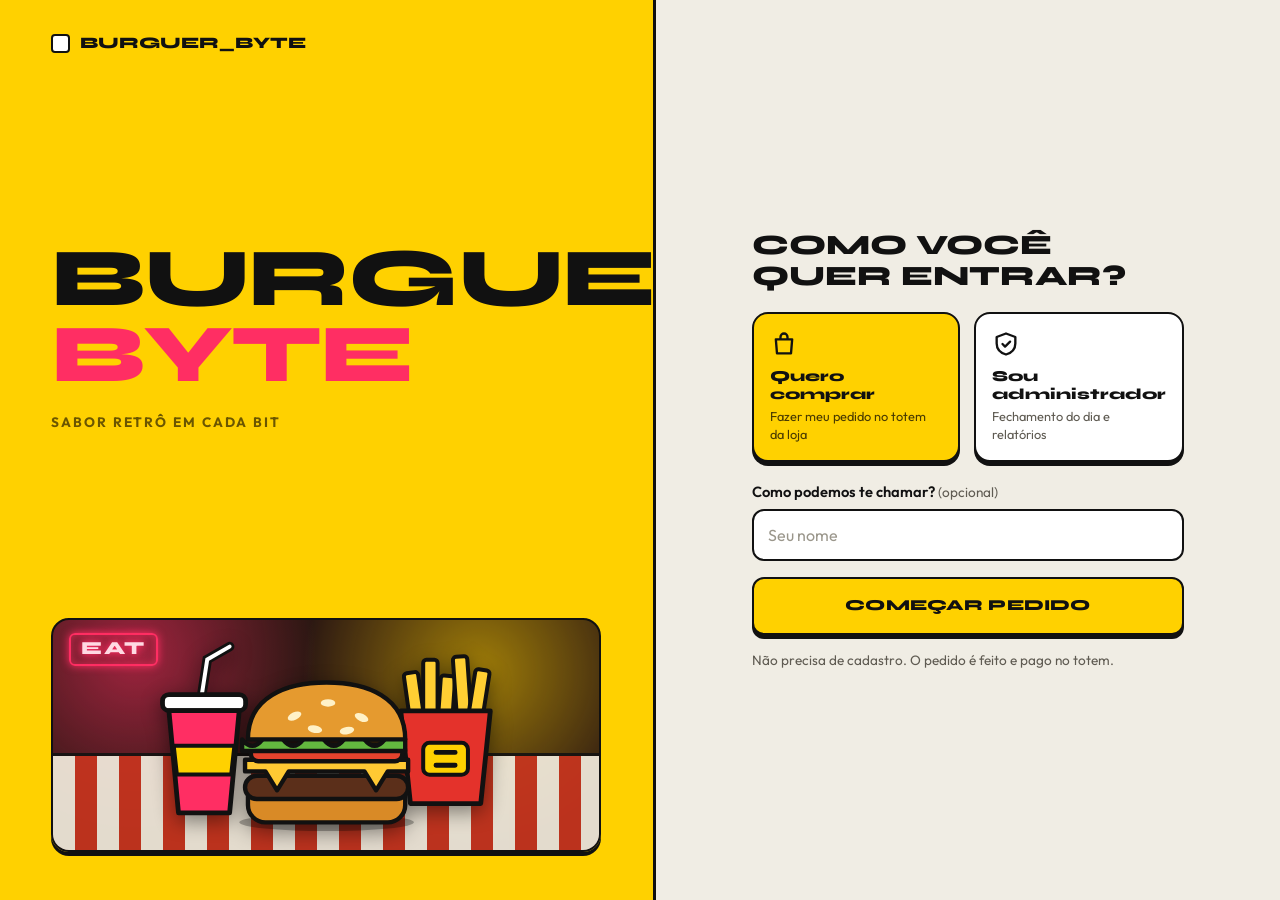
<file: index.html>
<!DOCTYPE html>
<html lang="pt-BR">
<head>
  <meta charset="UTF-8">
  <meta name="viewport" content="width=device-width, initial-scale=1, viewport-fit=cover">
  <title>Burguer Byte — Entrar</title>
  <meta name="description" content="Escolha como entrar na Burguer Byte: comprar na loja ou acessar o painel do administrador.">
  <link rel="icon" type="image/svg+xml" href="assets/favicon.svg">

  <link rel="preconnect" href="https://fonts.googleapis.com">
  <link rel="preconnect" href="https://fonts.gstatic.com" crossorigin>
  <link href="https://fonts.googleapis.com/css2?family=Outfit:wght@400;500;600;700&family=Syne:wght@700;800&display=swap" rel="stylesheet">

  <link rel="stylesheet" href="css/login.css">
</head>
<body>

<div class="entry">

  <!-- ===== Lado da marca ===== -->
  <section class="hero" aria-label="Burguer Byte">
    <div class="hero__brand">
      <span class="hero__logo" aria-hidden="true"></span>
      <span>BURGUER_BYTE</span>
    </div>

    <div class="hero__title">
      <p class="hero__word">BURGUER</p>
      <p class="hero__word hero__word--pink">BYTE</p>
      <p class="hero__tag">Sabor retrô em cada bit</p>
    </div>

    <div class="scene" aria-hidden="true">
      <span class="neon">EAT</span>
      <div class="scene__art" id="heroArt"></div>
    </div>
  </section>

  <!-- ===== Lado do acesso ===== -->
  <main class="access">
    <div class="access__box">
      <h1 class="access__title">Como você quer entrar?</h1>

      <div class="roles" role="tablist" aria-label="Tipo de acesso">
        <button class="role" type="button" role="tab" id="tab-cliente" data-perfil="cliente"
                aria-selected="true" aria-controls="painel-cliente">
          <svg viewBox="0 0 24 24" width="28" height="28" fill="none" stroke="currentColor" stroke-width="2" stroke-linecap="round" stroke-linejoin="round" aria-hidden="true"><path d="M5 8h14l-1 12H6zM9 8V6a3 3 0 0 1 6 0v2"/></svg>
          <span class="role__title">Quero comprar</span>
          <span class="role__text">Fazer meu pedido no totem da loja</span>
        </button>

        <button class="role" type="button" role="tab" id="tab-admin" data-perfil="admin"
                aria-selected="false" aria-controls="painel-admin" tabindex="-1">
          <svg viewBox="0 0 24 24" width="28" height="28" fill="none" stroke="currentColor" stroke-width="2" stroke-linecap="round" stroke-linejoin="round" aria-hidden="true"><path d="M12 3l8 3v5.5c0 4.6-3.2 8-8 9.5-4.8-1.5-8-4.9-8-9.5V6z"/><path d="M9 12l2.2 2.2L15.5 10"/></svg>
          <span class="role__title">Sou administrador</span>
          <span class="role__text">Fechamento do dia e relatórios</span>
        </button>
      </div>

      <!-- Cliente -->
      <section class="pane" id="painel-cliente" role="tabpanel" aria-labelledby="tab-cliente">
        <form class="form" id="formCliente" novalidate>
          <label class="field" for="nome">
            <span class="field__label">Como podemos te chamar? <small>(opcional)</small></span>
            <input class="input" id="nome" name="nome" type="text" maxlength="20" autocomplete="given-name" placeholder="Seu nome">
          </label>
          <button class="btn btn--primary btn--lg" type="submit">Começar pedido</button>
          <p class="hint">Não precisa de cadastro. O pedido é feito e pago no totem.</p>
        </form>
      </section>

      <!-- Administrador -->
      <section class="pane" id="painel-admin" role="tabpanel" aria-labelledby="tab-admin" hidden>
        <form class="form" id="formAdmin" novalidate>
          <p class="banner" id="aviso" role="status" hidden></p>

          <label class="field" for="usuario">
            <span class="field__label">Usuário</span>
            <input class="input" id="usuario" name="usuario" type="text" autocomplete="username" autocapitalize="none" spellcheck="false">
          </label>

          <label class="field" for="senha">
            <span class="field__label">Senha</span>
            <span class="pass">
              <input class="input" id="senha" name="senha" type="password" autocomplete="current-password">
              <button class="pass__toggle" type="button" id="verSenha" aria-pressed="false" aria-label="Mostrar senha">Mostrar</button>
            </span>
          </label>

          <p class="form-error" id="erro" role="alert" hidden></p>

          <button class="btn btn--dark btn--lg" type="submit" id="entrarAdmin">Entrar no painel</button>

          <p class="demo">
            Acesso de demonstração:<br>
            usuário <code>admin</code> · senha <code>byte2026</code>
          </p>
        </form>
      </section>
    </div>
  </main>

</div>

<script src="js/auth.js"></script>
<script src="js/data.js"></script>
<script src="js/login.js"></script>
</body>
</html>
</file>
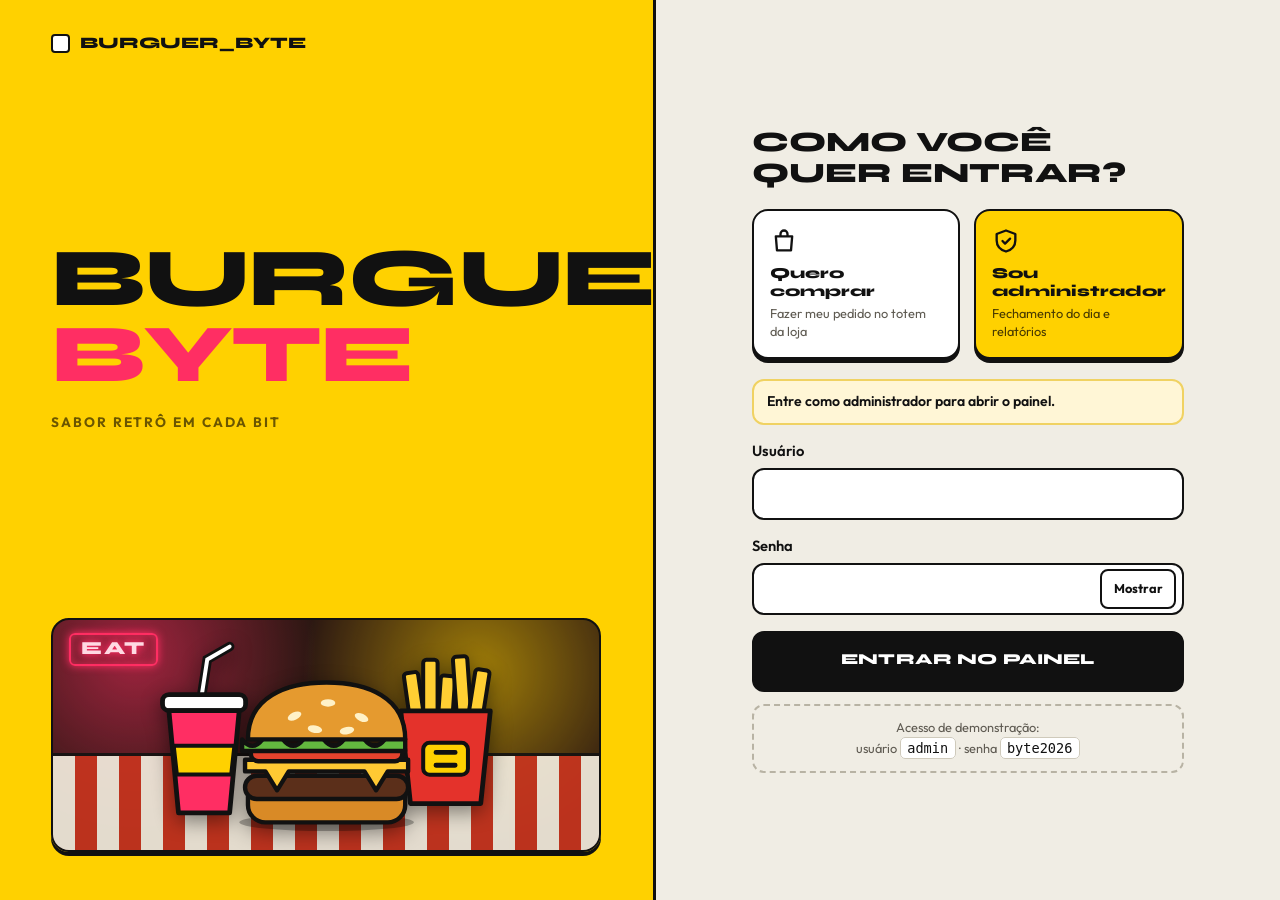
<file: admin.html>
<!DOCTYPE html>
<html lang="pt-BR">
<head>
  <meta charset="UTF-8">
  <meta name="viewport" content="width=device-width, initial-scale=1">
  <title>Burguer Byte — Painel do administrador</title>
  <meta name="robots" content="noindex">
  <link rel="icon" type="image/svg+xml" href="assets/favicon.svg">

  <link rel="preconnect" href="https://fonts.googleapis.com">
  <link rel="preconnect" href="https://fonts.gstatic.com" crossorigin>
  <link href="https://fonts.googleapis.com/css2?family=Inter:wght@400;500;600;700;800&display=swap" rel="stylesheet">

  <link rel="stylesheet" href="css/admin.css">
  <script src="js/auth.js" data-exigir="admin"></script>
</head>
<body>

<header class="bar">
  <div class="bar__inner">
    <div class="bar__id">
      <span class="logo" aria-hidden="true">BB</span>
      <div class="bar__names">
        <strong>Burguer Byte</strong>
        <span>Painel do administrador</span>
      </div>
      <span class="pill pill--demo">Demonstração</span>
    </div>

    <div class="bar__actions">
      <button class="btn" type="button" id="btnPrint">
        <svg viewBox="0 0 24 24" width="16" height="16" fill="none" stroke="currentColor" stroke-width="2" stroke-linecap="round" stroke-linejoin="round" aria-hidden="true"><path d="M6 9V3h12v6M6 18H4a1 1 0 0 1-1-1v-6a2 2 0 0 1 2-2h14a2 2 0 0 1 2 2v6a1 1 0 0 1-1 1h-2"/><rect x="6" y="14" width="12" height="7" rx="1"/></svg>
        Imprimir
      </button>
      <button class="btn" type="button" id="btnExport">
        <svg viewBox="0 0 24 24" width="16" height="16" fill="none" stroke="currentColor" stroke-width="2" stroke-linecap="round" stroke-linejoin="round" aria-hidden="true"><path d="M12 3v12M7 10l5 5 5-5M4 20h16"/></svg>
        Exportar relatório
      </button>
      <button class="btn btn--primary" type="button" id="btnClose">
        <svg viewBox="0 0 24 24" width="16" height="16" fill="none" stroke="currentColor" stroke-width="2" stroke-linecap="round" stroke-linejoin="round" aria-hidden="true"><rect x="5" y="11" width="14" height="10" rx="2"/><path d="M8 11V8a4 4 0 0 1 8 0v3"/></svg>
        <span id="btnCloseLabel">Fechar o caixa</span>
      </button>
      <span class="bar__sep" aria-hidden="true"></span>
      <span class="user" id="userChip"><span class="user__dot" aria-hidden="true"></span><span id="userName">admin</span></span>
      <button class="btn" type="button" id="btnLogout">
        <svg viewBox="0 0 24 24" width="16" height="16" fill="none" stroke="currentColor" stroke-width="2" stroke-linecap="round" stroke-linejoin="round" aria-hidden="true"><path d="M9 4H5a1 1 0 0 0-1 1v14a1 1 0 0 0 1 1h4M16 8l4 4-4 4M20 12H9"/></svg>
        Sair
      </button>
    </div>
  </div>
</header>

<main class="wrap">

  <section aria-labelledby="resumo">
    <div class="head">
      <div>
        <h1 id="resumo">Resumo de hoje</h1>
        <p class="muted">Segunda-feira, 21 de setembro · atualizado às 22:10</p>
      </div>
      <p class="muted head__hint">Confira os números antes de fechar</p>
    </div>

    <div class="stats">
      <article class="card stat">
        <div class="stat__top">
          <span class="stat__label">Total vendido hoje</span>
          <span class="chip"><svg viewBox="0 0 24 24" width="18" height="18" fill="none" stroke="currentColor" stroke-width="2" stroke-linecap="round" stroke-linejoin="round" aria-hidden="true"><rect x="3" y="6" width="18" height="12" rx="2"/><circle cx="12" cy="12" r="2.5"/></svg></span>
        </div>
        <strong class="stat__value">R$ 8.742,50</strong>
        <span class="stat__note">Todas as formas de pagamento</span>
      </article>

      <article class="card stat">
        <div class="stat__top">
          <span class="stat__label">Pedidos</span>
          <span class="chip"><svg viewBox="0 0 24 24" width="18" height="18" fill="none" stroke="currentColor" stroke-width="2" stroke-linecap="round" stroke-linejoin="round" aria-hidden="true"><path d="M6 3h12v18l-3-2-3 2-3-2-3 2zM9 8h6M9 12h6"/></svg></span>
        </div>
        <strong class="stat__value">186</strong>
        <span class="stat__note">32 pedidos a mais que ontem</span>
      </article>

      <article class="card stat">
        <div class="stat__top">
          <span class="stat__label">Ticket médio</span>
          <span class="chip"><svg viewBox="0 0 24 24" width="18" height="18" fill="none" stroke="currentColor" stroke-width="2" stroke-linecap="round" stroke-linejoin="round" aria-hidden="true"><path d="M3 10a2 2 0 0 0 2-2V6h14v2a2 2 0 0 0 0 4v2a2 2 0 0 0 0 4v2H5v-2a2 2 0 0 0-2-2z" transform="translate(0 -1)"/><path d="M10 9h4M10 13h4"/></svg></span>
        </div>
        <strong class="stat__value">R$ 47,00</strong>
        <span class="stat__note">Valor médio por pedido</span>
      </article>

      <article class="card stat stat--alert" id="cashCard">
        <div class="stat__top">
          <span class="stat__label">Diferença de caixa</span>
          <span class="chip chip--alert"><svg viewBox="0 0 24 24" width="18" height="18" fill="none" stroke="currentColor" stroke-width="2" stroke-linecap="round" stroke-linejoin="round" aria-hidden="true"><path d="M12 3.5l9.5 16.5h-19z"/><path d="M12 10v4.5M12 17.5v.01"/></svg></span>
        </div>
        <strong class="stat__value">− R$ 18,50</strong>
        <span class="stat__note" id="cashNote">Atenção: valor recebido não confere</span>
      </article>
    </div>
  </section>

  <section class="duo">
    <article class="card panel" aria-labelledby="pgTitle">
      <div class="panel__head">
        <div>
          <h2 id="pgTitle">Como os clientes pagaram</h2>
          <p class="muted">Divisão do total vendido hoje</p>
        </div>
        <strong class="panel__total">R$ 8.742,50</strong>
      </div>

      <div class="split" role="img" aria-label="Pix 36%, crédito 30%, débito 21%, dinheiro 13%">
        <span style="flex: 3147.30; background: var(--c-pix)"></span>
        <span style="flex: 2622.75; background: var(--c-credit)"></span>
        <span style="flex: 1835.95; background: var(--c-debit)"></span>
        <span style="flex: 1136.50; background: var(--c-cash)"></span>
      </div>

      <ul class="legend">
        <li><i style="background: var(--c-pix)"></i><span>Pix</span><b>R$ 3.147,30</b><em>36%</em></li>
        <li><i style="background: var(--c-credit)"></i><span>Crédito</span><b>R$ 2.622,75</b><em>30%</em></li>
        <li><i style="background: var(--c-debit)"></i><span>Débito</span><b>R$ 1.835,95</b><em>21%</em></li>
        <li><i style="background: var(--c-cash)"></i><span>Dinheiro</span><b>R$ 1.136,50</b><em>13%</em></li>
      </ul>
    </article>

    <article class="card panel" aria-labelledby="prTitle">
      <div class="panel__head">
        <div>
          <h2 id="prTitle">Produtos mais vendidos</h2>
          <p class="muted">Combo Master lidera sobre o Rock Burger</p>
        </div>
      </div>

      <ol class="rank">
        <li>
          <span class="rank__pos rank__pos--first">1º</span>
          <div class="rank__main">
            <div class="rank__line"><strong>Combo Master</strong><span>64 vendidos · R$ 3.193,60</span></div>
            <div class="bar-track"><span class="bar-fill bar-fill--first" style="width: 100%"></span></div>
          </div>
        </li>
        <li>
          <span class="rank__pos">2º</span>
          <div class="rank__main">
            <div class="rank__line"><strong>Rock Burger</strong><span>48 vendidos · R$ 1.915,20</span></div>
            <div class="bar-track"><span class="bar-fill" style="width: 75%"></span></div>
          </div>
        </li>
        <li>
          <span class="rank__pos">3º</span>
          <div class="rank__main">
            <div class="rank__line"><strong>Byte Bacon</strong><span>31 vendidos · R$ 1.145,45</span></div>
            <div class="bar-track"><span class="bar-fill" style="width: 48%"></span></div>
          </div>
        </li>
        <li>
          <span class="rank__pos">4º</span>
          <div class="rank__main">
            <div class="rank__line"><strong>Batata Turbo</strong><span>27 vendidos · R$ 537,30</span></div>
            <div class="bar-track"><span class="bar-fill" style="width: 42%"></span></div>
          </div>
        </li>
      </ol>
    </article>
  </section>

  <section class="card panel" aria-labelledby="vrTitle">
    <div class="panel__head">
      <div>
        <h2 id="vrTitle">Vendas recentes</h2>
        <p class="muted">Últimos pedidos recebidos nos totens</p>
      </div>
      <p class="muted">Mostrando 5 de 186 pedidos</p>
    </div>

    <div class="table-wrap">
      <table id="salesTable">
        <thead>
          <tr>
            <th scope="col">Pedido</th>
            <th scope="col">Horário</th>
            <th scope="col">Itens</th>
            <th scope="col" class="num">Valor</th>
            <th scope="col">Pagamento</th>
            <th scope="col">Status</th>
          </tr>
        </thead>
        <tbody>
          <tr><td><b>#0186</b></td><td>22:04</td><td>1 Combo Master, 1 Coca-Cola</td><td class="num"><b>R$ 58,90</b></td><td>Pix</td><td><span class="badge badge--ok">Aprovado</span></td></tr>
          <tr><td><b>#0185</b></td><td>21:57</td><td>2 Rock Burger, 1 Batata Turbo</td><td class="num"><b>R$ 94,70</b></td><td>Crédito</td><td><span class="badge badge--ok">Aprovado</span></td></tr>
          <tr><td><b>#0184</b></td><td>21:43</td><td>1 Byte Bacon, 1 Suco</td><td class="num"><b>R$ 41,50</b></td><td>Débito</td><td><span class="badge badge--ok">Aprovado</span></td></tr>
          <tr><td><b>#0183</b></td><td>21:31</td><td>1 Combo Master</td><td class="num"><b>R$ 49,90</b></td><td>Dinheiro</td><td><span class="badge badge--ok">Aprovado</span></td></tr>
          <tr><td><b>#0182</b></td><td>21:18</td><td>2 Rock Burger</td><td class="num"><b>R$ 69,80</b></td><td>Pix</td><td><span class="badge badge--bad">Estornado</span></td></tr>
        </tbody>
      </table>
    </div>
  </section>

  <p class="foot"><a href="loja.html">Ver o totem da loja</a></p>
</main>

<!-- Confirmação do fechamento -->
<dialog class="dialog" id="closeDialog" aria-labelledby="closeTitle">
  <form method="dialog" id="closeForm" class="dialog__form" novalidate>
    <h2 id="closeTitle">Fechar o caixa de hoje?</h2>
    <p class="muted">Depois de fechado, os números do dia não podem mais ser alterados. Há uma diferença de <strong>− R$ 18,50</strong> entre o valor recebido e o registrado.</p>
    <label class="field" for="justify">
      <span>Justificativa da diferença (obrigatória)</span>
      <textarea id="justify" rows="3" placeholder="Ex.: troco entregue a mais no pedido #0183"></textarea>
    </label>
    <p class="field__error" id="justifyError" role="alert" hidden>Descreva o motivo da diferença antes de fechar.</p>
    <div class="dialog__actions">
      <button class="btn" type="button" id="closeCancel">Voltar</button>
      <button class="btn btn--primary" type="submit" id="closeConfirm">Fechar o caixa</button>
    </div>
  </form>
</dialog>

<div class="toast" id="toast" role="status" aria-live="polite"></div>

<script src="js/admin.js"></script>
</body>
</html>
</file>
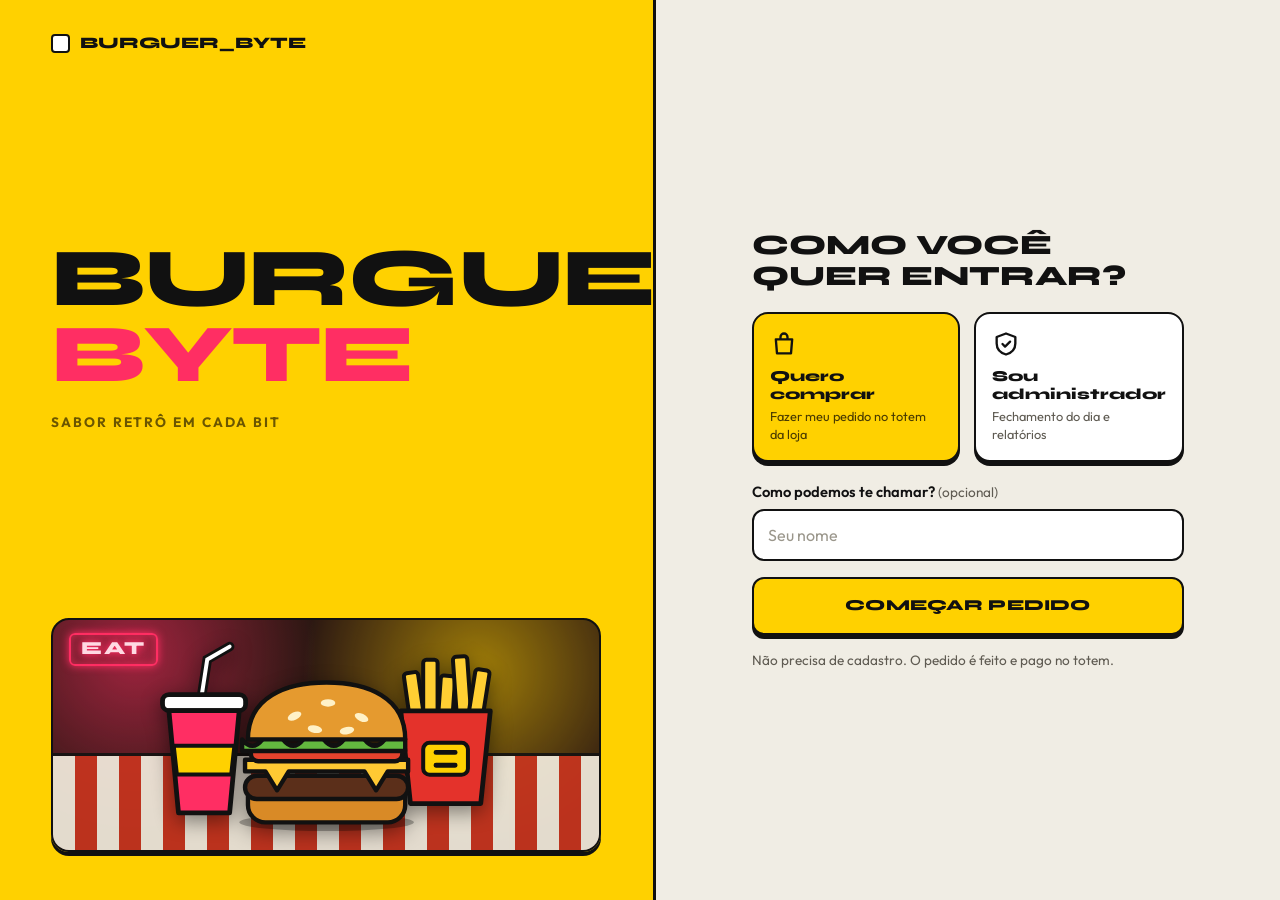
<file: loja.html>
<!DOCTYPE html>
<html lang="pt-BR">
<head>
  <meta charset="UTF-8">
  <meta name="viewport" content="width=device-width, initial-scale=1, viewport-fit=cover">
  <title>Burguer Byte — Autoatendimento</title>
  <meta name="description" content="Totem de autoatendimento da Burguer Byte: escolha, personalize e pague seu pedido.">
  <link rel="icon" type="image/svg+xml" href="assets/favicon.svg">

  <link rel="preconnect" href="https://fonts.googleapis.com">
  <link rel="preconnect" href="https://fonts.gstatic.com" crossorigin>
  <link href="https://fonts.googleapis.com/css2?family=Outfit:wght@400;500;600;700&family=Syne:wght@700;800&display=swap" rel="stylesheet">

  <link rel="stylesheet" href="css/styles.css">
  <script src="js/auth.js" data-exigir="qualquer"></script>
</head>
<body>

<div class="stage">

  <div class="totem" id="app" data-screen="welcome">

    <!-- ===== Cabeçalho fixo ===== -->
    <header class="topbar">
      <div class="topbar__row">
        <div class="brand">
          <span class="brand__logo" aria-hidden="true"></span>
          <span class="brand__name">BURGUER_BYTE</span>
        </div>
        <div class="topbar__tools">
          <span class="timer" id="timer" role="timer" aria-label="Tempo restante de inatividade"><span id="timerValue">120</span>s</span>
          <button class="icon-btn" id="a11yOpen" type="button" aria-label="Abrir opções de acessibilidade" aria-haspopup="dialog">
            <svg viewBox="0 0 24 24" width="22" height="22" fill="none" stroke="currentColor" stroke-width="2.2" stroke-linecap="round" stroke-linejoin="round" aria-hidden="true"><circle cx="12" cy="4.5" r="1.9"/><path d="M5 8.5l7 1.5 7-1.5M12 10v4.5M12 14.5l-3.6 5.5M12 14.5l3.6 5.5"/></svg>
          </button>
        </div>
      </div>
      <h1 class="topbar__title" id="screenTitle" tabindex="-1">Bem-vindo!</h1>
    </header>

    <!-- ===== Telas ===== -->
    <main class="screens" id="screens">

      <!-- 1. Boas-vindas -->
      <section class="screen" data-screen="welcome" data-title="Bem-vindo!">
        <div class="screen__body screen__body--center">
          <div class="hero-card">
            <p class="hero-card__title">BURGUER</p>
            <p class="hero-card__title hero-card__title--pink">BYTE</p>
            <p class="hero-card__tag">Sabor retrô em cada bit</p>
          </div>

          <div class="hero-scene" aria-hidden="true">
            <span class="neon">EAT</span>
            <div class="hero-scene__art" id="heroArt"></div>
          </div>

          <button class="btn btn--primary btn--lg" type="button" data-action="start">
            <svg class="btn__icon" viewBox="0 0 24 24" width="22" height="22" fill="currentColor" aria-hidden="true"><path d="M5 3l14 8-6 1.6L10 19z"/></svg>
            Tocar para iniciar
          </button>

          <div class="panel" role="group" aria-labelledby="welcomeA11yLabel">
            <p class="panel__label" id="welcomeA11yLabel">Opções de acessibilidade:</p>
            <div class="a11y-row">
              <button class="chip chip--sm" type="button" data-a11y="libras" aria-pressed="false">Libras</button>
              <button class="chip chip--sm" type="button" data-a11y="audio" aria-pressed="false">Áudio guia</button>
              <button class="chip chip--sm" type="button" data-a11y="contrast" aria-pressed="false">Alto contraste</button>
            </div>
          </div>
        </div>
      </section>

      <!-- 2. Cardápio -->
      <section class="screen" data-screen="menu" data-title="Escolha sua delícia" hidden>
        <div class="tabs" id="tabs" role="tablist" aria-label="Categorias do cardápio"></div>
        <div class="screen__body">
          <h2 class="section-title" id="menuHeading"></h2>
          <div class="grid" id="productGrid"></div>
        </div>
        <footer class="orderbar">
          <div class="orderbar__info">
            <span class="orderbar__label">Meu Pedido</span>
            <strong class="orderbar__total" id="orderbarTotal">R$ 0,00 (Vazio)</strong>
          </div>
          <button class="btn btn--primary btn--auto" id="viewCart" type="button" data-action="cart" disabled>Ver carrinho</button>
        </footer>
      </section>

      <!-- 3. Detalhes do item -->
      <section class="screen" data-screen="detail" data-title="Detalhes do item" hidden>
        <div class="screen__body" id="detailBody"></div>
      </section>

      <!-- 4. Personalizar -->
      <section class="screen" data-screen="customize" data-title="Personalizar combo" hidden>
        <div class="screen__body" id="customizeBody"></div>
      </section>

      <!-- 5. Carrinho -->
      <section class="screen" data-screen="cart" data-title="Seu carrinho" hidden>
        <div class="screen__body" id="cartBody"></div>
      </section>

      <!-- 6. Forma de pagamento -->
      <section class="screen" data-screen="payment" data-title="Forma de pagamento" hidden>
        <div class="screen__body screen__body--center">
          <h2 class="section-title section-title--center">Como deseja pagar?</h2>
          <p class="pay-total">Total do pedido: <strong id="payTotal">R$ 0,00</strong></p>

          <button class="pay-card" type="button" data-action="pay-pix">
            <svg class="pay-card__icon pay-card__icon--green" viewBox="0 0 24 24" width="34" height="34" fill="none" stroke="currentColor" stroke-width="2" stroke-linejoin="round" aria-hidden="true"><rect x="3" y="6" width="18" height="12" rx="2.5"/><circle cx="12" cy="12" r="2.6"/><path d="M6.5 9.5v.01M17.5 14.5v.01" stroke-linecap="round" stroke-width="2.6"/></svg>
            <span class="pay-card__title">Pagar com PIX</span>
            <span class="pay-card__text">Aprovação instantânea do pedido e preparo imediato!</span>
          </button>

          <button class="pay-card" type="button" data-action="pay-card">
            <svg class="pay-card__icon pay-card__icon--yellow" viewBox="0 0 24 24" width="34" height="34" fill="none" stroke="currentColor" stroke-width="2" stroke-linejoin="round" aria-hidden="true"><rect x="3" y="5.5" width="18" height="13" rx="2.5"/><path d="M3 10h18M6.5 15h4" stroke-linecap="round"/></svg>
            <span class="pay-card__title">Cartão crédito/débito</span>
            <span class="pay-card__text">Insira ou aproxime o cartão na maquininha ao lado.</span>
          </button>

          <button class="btn btn--ghost" type="button" data-action="cart">Voltar ao carrinho</button>
        </div>
      </section>

      <!-- 7. PIX -->
      <section class="screen" data-screen="pix" data-title="Pagamento PIX" hidden>
        <div class="screen__body screen__body--center">
          <p class="pix-value">Valor do PIX: <strong id="pixValue">R$ 0,00</strong></p>

          <div class="qr-card">
            <div class="qr-card__code" id="qrCode" role="img" aria-label="QR Code do PIX (demonstração)"></div>
            <p class="qr-card__hint">Escaneie com o app do seu banco</p>
          </div>

          <p class="expire-pill" role="timer">
            <svg viewBox="0 0 24 24" width="16" height="16" fill="none" stroke="currentColor" stroke-width="2.4" stroke-linecap="round" aria-hidden="true"><circle cx="12" cy="12" r="9"/><path d="M12 7v5l3 2"/></svg>
            O código expira em <span id="pixTimer">04:59</span>
          </p>
          <p class="note">O totem será liberado automaticamente caso o pagamento expire.</p>

          <div class="btn-row">
            <button class="btn btn--danger" type="button" data-action="pix-cancel">Cancelar</button>
            <button class="btn btn--ghost" type="button" data-action="payment">Voltar</button>
          </div>

          <div class="demo-box">
            <p>Modo demonstração</p>
            <button class="btn btn--mini" type="button" data-action="pix-simulate">Simular pagamento aprovado</button>
          </div>
        </div>
      </section>

      <!-- 8. Terminal de cartão -->
      <section class="screen" data-screen="card" data-title="Terminal de cartão" hidden>
        <div class="screen__body screen__body--center">

          <!-- aguardando o cartão -->
          <div class="stack" data-when="waiting">
            <div class="terminal" aria-hidden="true">
              <div class="terminal__screen"><span class="terminal__pulse"></span></div>
              <div class="terminal__keys"></div>
            </div>
            <h2 class="section-title section-title--center">Aproxime ou insira o cartão</h2>
            <p class="note">Valor: <strong id="cardValue">R$ 0,00</strong>. Siga as instruções na maquininha ao lado.</p>
            <button class="btn btn--ghost" type="button" data-action="payment">Escolher outra forma</button>
            <div class="demo-box">
              <p>Modo demonstração</p>
              <div class="btn-row">
                <button class="btn btn--mini" type="button" data-action="card-ok">Aprovar</button>
                <button class="btn btn--mini btn--mini-danger" type="button" data-action="card-fail">Falhar conexão</button>
              </div>
            </div>
          </div>

          <!-- reconectando -->
          <div class="stack" data-when="connecting" hidden>
            <div class="spinner" aria-hidden="true"></div>
            <h2 class="section-title section-title--center">Reconectando à maquininha…</h2>
            <p class="note">Aguarde alguns segundos. Seu cartão não será cobrado agora.</p>
          </div>

          <!-- conexão perdida -->
          <div class="stack" data-when="error" hidden>
            <div class="alert alert--center alert--error" role="alert">
              <svg viewBox="0 0 24 24" width="34" height="34" fill="none" stroke="currentColor" stroke-width="2" stroke-linecap="round" stroke-linejoin="round" aria-hidden="true"><path d="M12 3.5l9.5 16.5h-19z"/><path d="M12 10v4.5M12 17.5v.01"/></svg>
              <p class="alert__title">Conexão com o terminal perdida!</p>
              <p>Não se preocupe: seu cartão não foi cobrado. O que você deseja fazer agora?</p>
            </div>
            <button class="btn btn--primary" type="button" data-action="card-retry">
              <svg class="btn__icon" viewBox="0 0 24 24" width="18" height="18" fill="none" stroke="currentColor" stroke-width="2.6" stroke-linecap="round" stroke-linejoin="round" aria-hidden="true"><path d="M20 12a8 8 0 1 1-2.6-5.9M20 4v5h-5"/></svg>
              Retentar conexão segura
            </button>
            <button class="btn btn--ghost" type="button" data-action="payment">Pagar com outro método</button>
            <button class="btn btn--danger" type="button" data-action="cancel-order">Cancelar pedido totalmente</button>
            <p class="notice">✓ Mecanismo seguro de prevenção contra cobrança duplicada ativa.</p>
          </div>

        </div>
      </section>

      <!-- 9. Confirmação -->
      <section class="screen" data-screen="confirmation" data-title="Pedido concluído!" hidden>
        <div class="screen__body screen__body--center">
          <div class="ok-card" role="status">
            <svg class="ok-card__seal" viewBox="0 0 48 48" width="52" height="52" aria-hidden="true"><path d="M24 3l5 3.6 6.2-.3 2 5.9 5.1 3.6-1.8 6 1.8 6-5.1 3.6-2 5.9-6.2-.3L24 45l-5-3.6-6.2.3-2-5.9-5.1-3.6 1.8-6-1.8-6 5.1-3.6 2-5.9 6.2.3z" fill="#fff" stroke="currentColor" stroke-width="2.4" stroke-linejoin="round"/><path d="M16.5 24.5l5 5 10-10.5" fill="none" stroke="currentColor" stroke-width="3" stroke-linecap="round" stroke-linejoin="round"/></svg>
            <p class="ok-card__title">Pagamento confirmado!</p>
            <p class="ok-card__text">A cozinha já recebeu e está preparando seu hambúrguer.</p>
          </div>

          <div class="ticket">
            <p class="ticket__label">Sua senha é:</p>
            <p class="ticket__number" id="ticketNumber" aria-live="polite">#402</p>
            <p class="ticket__hint">Guarde seu cupom impresso</p>
          </div>

          <div class="coupon-box">
            <p class="coupon-box__title">
              <svg viewBox="0 0 24 24" width="16" height="16" fill="none" stroke="currentColor" stroke-width="2.4" stroke-linecap="round" stroke-linejoin="round" aria-hidden="true"><path d="M6 9V3h12v6M6 18H4a1 1 0 0 1-1-1v-6a2 2 0 0 1 2-2h14a2 2 0 0 1 2 2v6a1 1 0 0 1-1 1h-2"/><rect x="6" y="14" width="12" height="7" rx="1"/></svg>
              Problemas com o cupom?
            </p>
            <p>Se a impressora falhou, toque no botão abaixo para reemitir ou solicitar ajuda segura.</p>
            <button class="btn btn--mini btn--white" type="button" data-action="reprint">Reproduzir senha com contingência</button>
          </div>

          <button class="btn btn--primary btn--lg" type="button" data-action="finish">Finalizar e liberar totem</button>
        </div>
      </section>

    </main>

    <div class="toast" id="toast" role="status" aria-live="polite"></div>
  </div>

  <a class="operator-link" href="index.html">Sair e trocar de perfil</a>
</div>

<!-- ===== Diálogos ===== -->
<dialog class="dialog" id="a11yDialog" aria-labelledby="a11yTitle">
  <h2 class="dialog__title" id="a11yTitle">Acessibilidade</h2>
  <p class="dialog__text">Ative os recursos que ajudam você a fazer o pedido. Eles são desligados quando o atendimento termina.</p>
  <div class="dialog__list">
    <button class="switch" type="button" data-a11y="libras" aria-pressed="false"><span>Libras (tradutor em vídeo)</span><span class="switch__state" aria-hidden="true"></span></button>
    <button class="switch" type="button" data-a11y="audio" aria-pressed="false"><span>Áudio guia (leitura em voz alta)</span><span class="switch__state" aria-hidden="true"></span></button>
    <button class="switch" type="button" data-a11y="contrast" aria-pressed="false"><span>Alto contraste</span><span class="switch__state" aria-hidden="true"></span></button>
    <button class="switch" type="button" data-a11y="text" aria-pressed="false"><span>Letras maiores</span><span class="switch__state" aria-hidden="true"></span></button>
  </div>
  <button class="btn btn--primary" type="button" data-dialog-close>Pronto</button>
</dialog>

<dialog class="dialog" id="confirmDialog" aria-labelledby="confirmTitle">
  <h2 class="dialog__title" id="confirmTitle"></h2>
  <p class="dialog__text" id="confirmText"></p>
  <div class="btn-row">
    <button class="btn btn--ghost" type="button" id="confirmCancel">Voltar</button>
    <button class="btn btn--danger" type="button" id="confirmOk">Confirmar</button>
  </div>
</dialog>

<dialog class="dialog" id="idleDialog" aria-labelledby="idleTitle">
  <h2 class="dialog__title" id="idleTitle">Você ainda está aí?</h2>
  <p class="dialog__text">Por falta de atividade, o pedido será cancelado em <strong id="idleCount">15</strong> segundos.</p>
  <div class="btn-row">
    <button class="btn btn--ghost" type="button" id="idleEnd">Encerrar</button>
    <button class="btn btn--primary" type="button" id="idleContinue">Continuar pedido</button>
  </div>
</dialog>

<script src="js/data.js"></script>
<script src="js/app.js"></script>
</body>
</html>
</file>
<file: css/login.css>
/* =========================================================
   BURGUER_BYTE — tela inicial de acesso
   Mesmo visual do totem: amarelo, rosa, bordas pretas e
   sombra sólida.
   ========================================================= */
:root {
  --yellow: #FFD100;
  --pink: #FF2E63;
  --pink-ink: #D40F48;
  --pink-soft: #FFE8EE;
  --bg: #F0EDE4;
  --surface: #FFFFFF;
  --ink: #111111;
  --muted: #5F5B52;
  --disabled-bg: #D9D5CA;
  --disabled-text: #8A8578;

  --bw: 2.5px;
  --radius: 14px;
  --shadow: 0 4px 0 var(--ink);

  --font-display: 'Syne', 'Arial Black', system-ui, sans-serif;
  --font-body: 'Outfit', system-ui, -apple-system, 'Segoe UI', Roboto, sans-serif;
}

*, *::before, *::after { box-sizing: border-box; }

body {
  margin: 0;
  min-height: 100dvh;
  font-family: var(--font-body);
  font-size: 1rem;
  line-height: 1.4;
  color: var(--ink);
  background: var(--bg);
  -webkit-tap-highlight-color: transparent;
}

h1, p { margin: 0; }
button, input { font: inherit; color: inherit; }
button { cursor: pointer; background: none; border: 0; padding: 0; touch-action: manipulation; }
[hidden] { display: none !important; }
:focus-visible { outline: 3px solid var(--pink); outline-offset: 3px; }

/* ---------- estrutura ---------- */
.entry {
  min-height: 100dvh;
  display: grid;
  grid-template-columns: minmax(0, 1.05fr) minmax(0, 1fr);
}

/* ---------- lado da marca ---------- */
.hero {
  display: flex;
  flex-direction: column;
  justify-content: space-between;
  gap: 2rem;
  padding: 2rem clamp(1.5rem, 4vw, 3.5rem) clamp(1.5rem, 4vw, 3rem);
  background: var(--yellow);
  border-right: 3px solid var(--ink);
  container-type: inline-size;
  min-width: 0;
  overflow: hidden;
}

.hero__brand {
  display: flex;
  align-items: center;
  gap: .6rem;
  font-family: var(--font-display);
  font-weight: 800;
  font-size: 1rem;
}
.hero__logo {
  width: 1.2rem;
  height: 1.2rem;
  background: var(--surface);
  border: 2px solid var(--ink);
  border-radius: 4px;
}

.hero__word {
  font-family: var(--font-display);
  font-weight: 800;
  font-size: clamp(2.6rem, 6.5vw, 6rem);       /* reserva */
  font-size: clamp(2.6rem, 15cqi, 7rem);       /* acompanha a largura do painel */
  line-height: .92;
  letter-spacing: -.02em;
}
.hero__word--pink { color: var(--pink); }
.hero__tag {
  margin-top: 1.25rem;
  font-size: .85rem;
  font-weight: 700;
  letter-spacing: .14em;
  text-transform: uppercase;
  color: #6B5600;
}

.scene {
  position: relative;
  height: clamp(11rem, 26vh, 17rem);
  overflow: hidden;
  background:
    radial-gradient(circle at 78% 22%, rgba(255, 209, 0, .55), transparent 38%),
    radial-gradient(circle at 15% 15%, rgba(255, 46, 99, .55), transparent 36%),
    linear-gradient(#2B1712 0 58%, #4A2A1C 58% 100%);
  border: var(--bw) solid var(--ink);
  border-radius: 18px;
  box-shadow: var(--shadow);
}
.scene::after {
  content: "";
  position: absolute;
  inset: auto 0 0 0;
  height: 42%;
  background: repeating-linear-gradient(90deg, #F4EFE2 0 22px, #C8331F 22px 44px);
  opacity: .9;
  border-top: 3px solid var(--ink);
}
.scene__art { position: absolute; inset: 0; z-index: 1; display: grid; place-items: center; padding-top: .5rem; }
.scene__art svg { height: 112%; width: auto; filter: drop-shadow(0 6px 10px rgba(0, 0, 0, .45)); }

.neon {
  position: absolute;
  top: .8rem;
  left: 1rem;
  z-index: 2;
  padding: .1rem .6rem;
  font-family: var(--font-display);
  font-weight: 800;
  font-size: 1.15rem;
  letter-spacing: .1em;
  color: #FFD9E3;
  border: 2px solid var(--pink);
  border-radius: 6px;
  text-shadow: 0 0 6px var(--pink), 0 0 14px var(--pink);
  box-shadow: 0 0 8px var(--pink), inset 0 0 8px rgba(255, 46, 99, .6);
}

/* ---------- lado do acesso ---------- */
.access {
  display: grid;
  place-items: center;
  padding: 2rem clamp(1.25rem, 4vw, 3rem);
}
.access__box { width: min(100%, 27rem); display: flex; flex-direction: column; gap: 1.25rem; }

.access__title {
  font-family: var(--font-display);
  font-weight: 800;
  font-size: clamp(1.4rem, 3vw, 1.75rem);
  line-height: 1.1;
  text-transform: uppercase;
}

.roles { display: grid; grid-template-columns: 1fr 1fr; gap: .85rem; }

.role {
  display: flex;
  flex-direction: column;
  align-items: flex-start;
  gap: .3rem;
  min-height: 9rem;
  padding: 1rem;
  text-align: left;
  background: var(--surface);
  border: var(--bw) solid var(--ink);
  border-radius: 16px;
  box-shadow: var(--shadow);
  transition: transform .08s ease, box-shadow .08s ease, background .12s ease;
}
.role svg { margin-bottom: .35rem; }
.role:active { transform: translateY(3px); box-shadow: 0 1px 0 var(--ink); }
.role__title { font-family: var(--font-display); font-weight: 800; font-size: .95rem; line-height: 1.15; }
.role__text { font-size: .8rem; color: var(--muted); }
.role[aria-selected="true"] { background: var(--yellow); }
.role[aria-selected="true"] .role__text { color: #4A3B00; }

/* ---------- formulários ---------- */
.pane { animation: pane-in .2s ease-out; }
@keyframes pane-in { from { opacity: 0; transform: translateY(6px); } to { opacity: 1; transform: none; } }

.form { display: flex; flex-direction: column; gap: 1rem; }

.field { display: flex; flex-direction: column; gap: .4rem; }
.field__label { font-weight: 600; font-size: .92rem; }
.field__label small { font-weight: 400; color: var(--muted); font-size: .85rem; }

.input {
  width: 100%;
  min-height: 3.25rem;
  padding: .6rem .9rem;
  font-size: 1rem;
  background: var(--surface);
  border: var(--bw) solid var(--ink);
  border-radius: 12px;
}
.input::placeholder { color: #9A968B; }
.input:focus { outline: 3px solid var(--pink); outline-offset: 2px; }
.input[aria-invalid="true"] { border-color: var(--pink); background: var(--pink-soft); }

.pass { position: relative; display: block; }
.pass .input { padding-right: 5.5rem; }
.pass__toggle {
  position: absolute;
  top: 50%;
  right: .5rem;
  transform: translateY(-50%);
  min-height: 2.5rem;
  padding: .25rem .7rem;
  font-size: .8rem;
  font-weight: 700;
  border: 2px solid var(--ink);
  border-radius: 8px;
  background: var(--surface);
}
.pass__toggle[aria-pressed="true"] { background: var(--yellow); }

.hint { font-size: .85rem; color: var(--muted); }

.banner {
  padding: .7rem .85rem;
  font-size: .88rem;
  font-weight: 600;
  background: #FFF6D6;
  border: 2px solid #F0D262;
  border-radius: 12px;
}

.form-error {
  padding: .7rem .85rem;
  font-size: .88rem;
  font-weight: 600;
  color: var(--pink-ink);
  background: var(--pink-soft);
  border: 2px solid var(--pink);
  border-radius: 12px;
}

.demo {
  padding: .7rem .85rem;
  font-size: .8rem;
  line-height: 1.6;
  text-align: center;
  color: var(--muted);
  border: 2px dashed #B8B3A4;
  border-radius: 12px;
}
.demo code {
  padding: .1rem .4rem;
  font-family: ui-monospace, SFMono-Regular, Menlo, Consolas, monospace;
  font-size: .85rem;
  color: var(--ink);
  background: var(--surface);
  border: 1px solid #CFCABB;
  border-radius: 5px;
}

/* ---------- botões ---------- */
.btn {
  display: flex;
  align-items: center;
  justify-content: center;
  gap: .5rem;
  width: 100%;
  min-height: 3.25rem;
  padding: .8rem 1rem;
  font-family: var(--font-display);
  font-weight: 800;
  font-size: .88rem;
  line-height: 1.15;
  text-align: center;
  text-transform: uppercase;
  letter-spacing: .01em;
  color: var(--ink);
  background: var(--surface);
  border: var(--bw) solid var(--ink);
  border-radius: 12px;
  box-shadow: var(--shadow);
  transition: transform .08s ease, box-shadow .08s ease;
}
.btn:active:not(:disabled) { transform: translateY(3px); box-shadow: 0 1px 0 var(--ink); }
.btn--primary { background: var(--yellow); }
.btn--dark { color: #fff; background: var(--ink); }
.btn--lg { min-height: 3.6rem; font-size: .95rem; }
.btn:disabled { color: var(--disabled-text); background: var(--disabled-bg); border-color: transparent; box-shadow: none; cursor: not-allowed; }

/* ---------- responsivo ---------- */
@media (max-width: 860px) {
  .entry { grid-template-columns: 1fr; }
  .hero {
    gap: 1.25rem;
    padding: 1.25rem 1.25rem 1.5rem;
    border-right: 0;
    border-bottom: 3px solid var(--ink);
  }
  .hero__word { font-size: clamp(2.6rem, 14cqi, 4rem); }
  .hero__tag { margin-top: .6rem; font-size: .75rem; }
  .scene { display: none; }
  .access { place-items: start center; padding-block: 1.5rem 2.5rem; }
}

@media (max-width: 380px) {
  .roles { grid-template-columns: 1fr; }
  .role { min-height: 0; }
}

@media (prefers-reduced-motion: reduce) {
  *, *::before, *::after { animation-duration: .01ms !important; transition-duration: .01ms !important; }
}
</file>
<file: css/admin.css>
/* =========================================================
   BURGUER_BYTE — fechamento diário (painel do operador)
   ========================================================= */
:root {
  --orange: #F15A24;
  --orange-soft: #FDE9E0;
  --ink: #1D1B16;
  --muted: #7A766B;
  --line: #E7E3D9;
  --bg: #F6F4EE;
  --card: #FFFFFF;
  --red: #B42318;
  --red-soft: #FDECEA;
  --red-line: #F3B7B0;
  --green: #17734A;
  --green-soft: #E4F5EB;

  --c-pix: #F15A24;
  --c-credit: #F5B83D;
  --c-debit: #3F5FA8;
  --c-cash: #1F7A4D;

  --font: 'Inter', system-ui, -apple-system, 'Segoe UI', Roboto, sans-serif;
}

*, *::before, *::after { box-sizing: border-box; }

body {
  margin: 0;
  font-family: var(--font);
  font-size: 15px;
  line-height: 1.45;
  color: var(--ink);
  background: var(--bg);
}

h1, h2, p, ul, ol { margin: 0; padding: 0; }
ul, ol { list-style: none; }
[hidden] { display: none !important; }
:focus-visible { outline: 3px solid var(--orange); outline-offset: 2px; }

.muted { font-size: .85rem; color: var(--muted); }

/* ---------- barra superior ---------- */
.bar { background: var(--card); border-bottom: 1px solid var(--line); }
.bar__inner {
  max-width: 1200px;
  margin: 0 auto;
  padding: .9rem 1.5rem;
  display: flex;
  align-items: center;
  justify-content: space-between;
  gap: 1rem;
  flex-wrap: wrap;
}
.bar__id { display: flex; align-items: center; gap: .75rem; }
.logo {
  display: grid;
  place-items: center;
  width: 2.5rem;
  height: 2.5rem;
  font-weight: 800;
  font-size: .95rem;
  color: #fff;
  background: var(--orange);
  border-radius: 10px;
}
.bar__names { display: flex; flex-direction: column; line-height: 1.2; }
.bar__names strong { font-size: 1rem; }
.bar__names span { font-size: .8rem; color: var(--muted); }

.pill {
  padding: .2rem .55rem;
  font-size: .68rem;
  font-weight: 700;
  letter-spacing: .04em;
  text-transform: uppercase;
  border-radius: 6px;
}
.pill--demo { color: var(--orange); background: var(--orange-soft); }

.bar__actions { display: flex; align-items: center; gap: .6rem; flex-wrap: wrap; }
.bar__sep { width: 1px; height: 1.6rem; margin-inline: .2rem; background: var(--line); }
.user {
  display: inline-flex;
  align-items: center;
  gap: .45rem;
  padding: .3rem .7rem;
  font-size: .85rem;
  font-weight: 600;
  background: #F6F4EE;
  border: 1px solid var(--line);
  border-radius: 99px;
}
.user__dot { width: .5rem; height: .5rem; background: var(--green); border-radius: 50%; }

.btn {
  display: inline-flex;
  align-items: center;
  gap: .5rem;
  min-height: 2.5rem;
  padding: .5rem .95rem;
  font: inherit;
  font-size: .875rem;
  font-weight: 600;
  color: var(--ink);
  background: var(--card);
  border: 1px solid var(--line);
  border-radius: 10px;
  cursor: pointer;
  transition: background .12s ease, border-color .12s ease;
}
.btn:hover { background: #FAF8F3; border-color: #D6D1C3; }
.btn--primary { color: #fff; background: var(--orange); border-color: var(--orange); }
.btn--primary:hover { background: #DC4C17; border-color: #DC4C17; }
.btn:disabled { cursor: not-allowed; color: var(--muted); background: #EFECE3; border-color: var(--line); }

/* ---------- conteúdo ---------- */
.wrap {
  max-width: 1200px;
  margin: 0 auto;
  padding: 1.5rem;
  display: flex;
  flex-direction: column;
  gap: 1.25rem;
}

.head { display: flex; align-items: flex-end; justify-content: space-between; gap: 1rem; margin-bottom: 1rem; flex-wrap: wrap; }
.head h1 { font-size: 1.35rem; font-weight: 700; letter-spacing: -.01em; }

.card {
  background: var(--card);
  border: 1px solid var(--line);
  border-radius: 14px;
  box-shadow: 0 1px 2px rgba(29, 27, 22, .04);
}

/* ---------- indicadores ---------- */
.stats { display: grid; grid-template-columns: repeat(4, minmax(0, 1fr)); gap: 1rem; }

.stat { display: flex; flex-direction: column; gap: .3rem; padding: 1rem 1.1rem; }
.stat__top { display: flex; align-items: center; justify-content: space-between; gap: .5rem; }
.stat__label { font-size: .82rem; color: #55524A; }
.stat__value { font-size: 1.75rem; font-weight: 700; letter-spacing: -.02em; line-height: 1.2; font-variant-numeric: tabular-nums; }
.stat__note { font-size: .75rem; color: var(--muted); }

.chip {
  display: grid;
  place-items: center;
  width: 2.1rem;
  height: 2.1rem;
  color: var(--orange);
  background: var(--orange-soft);
  border-radius: 9px;
  flex: none;
}

.stat--alert { background: var(--red-soft); border-color: var(--red-line); }
.stat--alert .stat__label, .stat--alert .stat__value, .stat--alert .stat__note { color: var(--red); }
.stat--alert .stat__note { font-weight: 600; }
.chip--alert { color: #fff; background: var(--red); }
.stat--closed { background: var(--green-soft); border-color: #A9DDBF; }
.stat--closed .stat__label, .stat--closed .stat__value, .stat--closed .stat__note { color: var(--green); }
.stat--closed .chip { color: #fff; background: var(--green); }

/* ---------- painéis ---------- */
.duo { display: grid; grid-template-columns: repeat(2, minmax(0, 1fr)); gap: 1rem; }

.panel { padding: 1.15rem 1.25rem 1.25rem; }
.panel__head { display: flex; align-items: flex-start; justify-content: space-between; gap: 1rem; margin-bottom: 1rem; }
.panel__head h2 { font-size: 1rem; font-weight: 700; }
.panel__total { font-size: .9rem; font-weight: 700; font-variant-numeric: tabular-nums; }

.split { display: flex; gap: 2px; height: 1.1rem; overflow: hidden; border-radius: 6px; }
.split span { display: block; min-width: 2px; }

.legend { display: flex; flex-direction: column; margin-top: 1rem; }
.legend li {
  display: grid;
  grid-template-columns: .7rem 1fr auto 3rem;
  align-items: center;
  gap: .65rem;
  padding: .5rem 0;
  font-size: .85rem;
}
.legend li + li { border-top: 1px solid var(--line); }
.legend i { width: .6rem; height: .6rem; border-radius: 50%; }
.legend b { font-weight: 600; font-variant-numeric: tabular-nums; }
.legend em { font-style: normal; text-align: right; color: var(--muted); font-variant-numeric: tabular-nums; }

.rank { display: flex; flex-direction: column; gap: 1rem; }
.rank li { display: grid; grid-template-columns: 1.6rem 1fr; gap: .5rem; align-items: start; }
.rank__pos { font-size: .82rem; font-weight: 700; color: var(--muted); padding-top: .05rem; }
.rank__pos--first { color: var(--orange); }
.rank__line { display: flex; justify-content: space-between; gap: .75rem; font-size: .85rem; }
.rank__line span { color: var(--muted); font-size: .78rem; white-space: nowrap; font-variant-numeric: tabular-nums; }
.bar-track { height: .4rem; margin-top: .4rem; background: #EFECE3; border-radius: 99px; overflow: hidden; }
.bar-fill { display: block; height: 100%; background: var(--c-credit); border-radius: 99px; }
.bar-fill--first { background: var(--orange); }

/* ---------- tabela ---------- */
.table-wrap { overflow-x: auto; border-radius: 10px; }
table { width: 100%; min-width: 640px; border-collapse: collapse; font-size: .86rem; }
thead th {
  padding: .6rem .8rem;
  text-align: left;
  font-size: .72rem;
  font-weight: 600;
  letter-spacing: .04em;
  text-transform: uppercase;
  color: var(--muted);
  background: #F6F4EE;
}
thead th:first-child { border-radius: 8px 0 0 8px; }
thead th:last-child { border-radius: 0 8px 8px 0; }
tbody td { padding: .85rem .8rem; border-bottom: 1px solid var(--line); }
tbody tr:last-child td { border-bottom: 0; }
.num { text-align: right; font-variant-numeric: tabular-nums; }

.badge { display: inline-block; padding: .18rem .6rem; font-size: .72rem; font-weight: 600; border-radius: 99px; }
.badge--ok { color: var(--green); background: var(--green-soft); }
.badge--bad { color: var(--red); background: var(--red-soft); }

.foot { text-align: center; font-size: .85rem; }
.foot a { color: var(--muted); text-underline-offset: 3px; }
.foot a:hover { color: var(--ink); }

/* ---------- diálogo ---------- */
.dialog {
  width: min(92vw, 28rem);
  padding: 0;
  color: var(--ink);
  background: var(--card);
  border: 1px solid var(--line);
  border-radius: 16px;
  box-shadow: 0 20px 60px rgba(0, 0, 0, .25);
}
.dialog::backdrop { background: rgba(29, 27, 22, .55); }
.dialog__form { display: flex; flex-direction: column; gap: .9rem; padding: 1.4rem; }
.dialog h2 { font-size: 1.15rem; font-weight: 700; }
.dialog strong { color: var(--red); }
.dialog__actions { display: flex; justify-content: flex-end; gap: .6rem; }

.field { display: flex; flex-direction: column; gap: .35rem; font-size: .85rem; font-weight: 600; }
.field textarea {
  padding: .65rem .75rem;
  font: inherit;
  font-weight: 400;
  color: var(--ink);
  resize: vertical;
  background: #FCFBF8;
  border: 1px solid #D6D1C3;
  border-radius: 10px;
}
.field__error { font-size: .8rem; font-weight: 600; color: var(--red); }

.toast {
  position: fixed;
  left: 50%;
  bottom: 1.5rem;
  z-index: 50;
  max-width: calc(100vw - 2rem);
  padding: .7rem 1.1rem;
  font-size: .88rem;
  font-weight: 600;
  color: #fff;
  background: var(--ink);
  border-radius: 10px;
  opacity: 0;
  transform: translate(-50%, 8px);
  pointer-events: none;
  transition: opacity .18s ease, transform .18s ease;
}
.toast.is-visible { opacity: 1; transform: translate(-50%, 0); }

/* ---------- responsivo ---------- */
@media (max-width: 960px) {
  .stats { grid-template-columns: repeat(2, minmax(0, 1fr)); }
  .duo { grid-template-columns: 1fr; }
}

@media (max-width: 560px) {
  .wrap { padding: 1rem; }
  .bar__inner { padding: .8rem 1rem; }
  .bar__actions { width: 100%; }
  .bar__actions .btn { flex: 1; justify-content: center; }
  .bar__sep { display: none; }
  .stats { grid-template-columns: 1fr; }
  .stat__value { font-size: 1.55rem; }
  .rank__line { flex-direction: column; gap: 0; }
}

/* ---------- impressão ---------- */
@media print {
  body { background: #fff; }
  .bar__actions, .foot, .toast, dialog { display: none !important; }
  .card { box-shadow: none; break-inside: avoid; }
  .wrap { max-width: none; padding: 0; }
}

@media (prefers-reduced-motion: reduce) {
  *, *::before, *::after { transition-duration: .01ms !important; }
}
</file>
<file: css/styles.css>
/* =========================================================
   BURGUER_BYTE — totem de autoatendimento
   Índice
   1. Tokens          6. Botões / chips        11. Pagamento / PIX / cartão
   2. Base           7. Boas-vindas           12. Confirmação
   3. Palco / totem  8. Cardápio              13. Diálogos e toast
   4. Cabeçalho      9. Detalhe / personalizar 14. Acessibilidade
   5. Telas          10. Carrinho             15. Movimento reduzido
   ========================================================= */

/* 1. Tokens ------------------------------------------------ */
:root {
  --yellow: #FFD100;
  --pink: #FF2E63;
  --pink-ink: #D40F48;
  --pink-soft: #FFE8EE;
  --green: #0B9A4E;
  --green-soft: #E3F8EC;
  --amber-soft: #FFF6D6;

  --bg: #F0EDE4;
  --surface: #FFFFFF;
  --text: #111111;
  --muted: #5F5B52;
  --line: #111111;
  --on-yellow: #111111;
  --disabled-bg: #D9D5CA;
  --disabled-text: #8A8578;

  --bw: 2.5px;
  --radius: 14px;
  --shadow: 0 4px 0 var(--line);

  --font-display: 'Syne', 'Arial Black', system-ui, sans-serif;
  --font-body: 'Outfit', system-ui, -apple-system, 'Segoe UI', Roboto, sans-serif;
}

/* 2. Base -------------------------------------------------- */
*, *::before, *::after { box-sizing: border-box; }

html { font-size: 100%; -webkit-text-size-adjust: 100%; }

body {
  margin: 0;
  min-height: 100dvh;
  font-family: var(--font-body);
  font-size: 1rem;
  line-height: 1.4;
  color: var(--text);
  background: #1B1B1B;
  -webkit-tap-highlight-color: transparent;
}

h1, h2, h3, p, ul { margin: 0; padding: 0; }
ul { list-style: none; }

button {
  font: inherit;
  color: inherit;
  background: none;
  border: 0;
  padding: 0;
  cursor: pointer;
  touch-action: manipulation;
}

[hidden] { display: none !important; }

:focus-visible { outline: 3px solid var(--pink); outline-offset: 3px; }

.link-btn {
  align-self: center;
  padding: .75rem 1rem;
  font-weight: 600;
  font-size: .95rem;
  text-decoration: underline;
  text-underline-offset: 3px;
}

/* 3. Palco / totem ---------------------------------------- */
.stage {
  min-height: 100dvh;
  display: grid;
  place-content: center;
  justify-items: center;
}

.totem {
  position: relative;
  display: flex;
  flex-direction: column;
  width: 100vw;
  height: 100dvh;
  background: var(--bg);
  overflow: hidden;
}

.operator-link { display: none; }

@media (min-width: 600px) {
  .stage { padding: 24px 24px 16px; gap: 14px; }
  .totem {
    width: 430px;
    height: min(880px, calc(100dvh - 76px));
    border: 6px solid #000;
    border-radius: 28px;
    box-shadow: 0 0 0 2px #3A3A3A, 0 30px 80px rgba(0, 0, 0, .55);
  }
  .operator-link {
    display: block;
    color: #B9B5AA;
    font-size: .85rem;
    text-decoration: underline;
    text-underline-offset: 3px;
  }
  .operator-link:hover { color: #fff; }
}

/* 4. Cabeçalho -------------------------------------------- */
.topbar {
  flex: none;
  background: var(--surface);
  padding: calc(env(safe-area-inset-top, 0px) + .85rem) 1rem .8rem;
}

.topbar__row {
  display: flex;
  align-items: center;
  justify-content: space-between;
  gap: .75rem;
}

.brand { display: flex; align-items: center; gap: .5rem; }

.brand__logo {
  width: 1.05rem;
  height: 1.05rem;
  background: var(--yellow);
  border: 2px solid var(--line);
  border-radius: 4px;
}

.brand__name {
  font-family: var(--font-display);
  font-weight: 800;
  font-size: .9rem;
  letter-spacing: .01em;
}

.topbar__tools { display: flex; align-items: center; gap: .5rem; }

.timer {
  min-width: 3.4rem;
  padding: .3rem .6rem;
  text-align: center;
  font-family: var(--font-display);
  font-weight: 800;
  font-size: .8rem;
  color: var(--pink-ink);
  background: var(--pink-soft);
  border: 2px solid var(--pink);
  border-radius: 8px;
  font-variant-numeric: tabular-nums;
}

.timer--warn { color: #fff; background: var(--pink); border-color: var(--pink); }

.icon-btn {
  display: grid;
  place-items: center;
  width: 2.5rem;
  height: 2.5rem;
  color: var(--on-yellow);
  background: var(--yellow);
  border: 2px solid var(--line);
  border-radius: 10px;
}
.icon-btn:active { transform: translateY(2px); }

.topbar__title {
  margin-top: .7rem;
  font-family: var(--font-display);
  font-weight: 800;
  font-size: 1.3rem;
  line-height: 1.15;
  text-transform: uppercase;
  letter-spacing: .005em;
}
.topbar__title:focus { outline: none; }

/* 5. Telas ------------------------------------------------- */
.screens { position: relative; flex: 1; min-height: 0; }

.screen {
  position: absolute;
  inset: 0;
  display: flex;
  flex-direction: column;
  animation: screen-in .22s ease-out;
}

@keyframes screen-in {
  from { opacity: 0; transform: translateX(14px); }
  to   { opacity: 1; transform: none; }
}

.screen__body {
  flex: 1;
  min-height: 0;
  display: flex;
  flex-direction: column;
  gap: .85rem;
  padding: 1rem 1rem calc(1.25rem + env(safe-area-inset-bottom, 0px));
  overflow-y: auto;
  overscroll-behavior: contain;
}

/* conteúdo curto fica no centro; se crescer, rola sem cortar o topo */
.screen__body--center > :first-child { margin-top: auto; }
.screen__body--center > :last-child  { margin-bottom: auto; }

.stack { display: flex; flex-direction: column; gap: .85rem; }

.section-title {
  font-family: var(--font-display);
  font-weight: 800;
  font-size: .95rem;
  text-transform: uppercase;
  line-height: 1.2;
}
.section-title--center { text-align: center; font-size: 1.05rem; }

.note { text-align: center; font-size: .85rem; color: var(--muted); }

.notice {
  padding: .7rem .85rem;
  font-size: .8rem;
  font-weight: 600;
  color: #0A6B37;
  background: var(--green-soft);
  border: 1.5px solid #5BD08B;
  border-radius: 10px;
}

/* 6. Botões / chips --------------------------------------- */
.btn {
  display: flex;
  align-items: center;
  justify-content: center;
  gap: .5rem;
  width: 100%;
  min-height: 3.25rem;
  padding: .8rem 1rem;
  font-family: var(--font-display);
  font-weight: 800;
  font-size: .82rem;
  line-height: 1.15;
  text-align: center;
  text-transform: uppercase;
  letter-spacing: .01em;
  color: var(--text);
  background: var(--surface);
  border: var(--bw) solid var(--line);
  border-radius: 12px;
  box-shadow: var(--shadow);
  transition: transform .08s ease, box-shadow .08s ease;
}
.btn:active:not(:disabled) { transform: translateY(3px); box-shadow: 0 1px 0 var(--line); }

.btn--primary { background: var(--yellow); color: var(--on-yellow); }
.btn--ghost   { background: var(--surface); color: var(--text); }
.btn--danger  { background: var(--pink); color: #fff; }
.btn--success { background: var(--green); color: #fff; }
.btn--lg      { min-height: 3.6rem; font-size: .9rem; }
.btn--auto    { width: auto; min-height: 2.9rem; padding-inline: 1.1rem; }

.btn--mini {
  width: auto;
  min-height: 2.5rem;
  padding: .45rem .85rem;
  font-size: .68rem;
  border-width: 2px;
  border-radius: 9px;
  box-shadow: none;
}
.btn--mini-danger { color: var(--pink-ink); border-color: var(--pink); background: var(--pink-soft); }
.btn--white { background: #fff; color: #111; border-color: #111; }

.btn:disabled {
  color: var(--disabled-text);
  background: var(--disabled-bg);
  border-color: transparent;
  box-shadow: none;
  cursor: not-allowed;
}

.btn__icon { flex: none; }
.btn-row { display: flex; gap: .75rem; }
.btn-row > .btn { flex: 1; }

.chip {
  flex: none;
  min-height: 2.75rem;
  padding: .45rem 1rem;
  font-weight: 600;
  font-size: .9rem;
  white-space: nowrap;
  color: var(--text);
  background: var(--surface);
  border: 2px solid var(--line);
  border-radius: 999px;
}
.chip[aria-selected="true"], .chip[aria-pressed="true"] { background: var(--yellow); color: var(--on-yellow); font-weight: 700; }
.chip--sm { min-height: 2.5rem; padding: .35rem .7rem; font-size: .72rem; font-weight: 700; border-radius: 8px; }

.panel {
  padding: .8rem;
  background: var(--surface);
  border: var(--bw) solid var(--line);
  border-radius: var(--radius);
}
.panel__label {
  margin-bottom: .55rem;
  font-family: var(--font-display);
  font-weight: 800;
  font-size: .7rem;
  text-transform: uppercase;
  text-align: center;
}
.a11y-row { display: flex; justify-content: center; flex-wrap: wrap; gap: .5rem; }

/* 7. Boas-vindas ------------------------------------------ */
.hero-card {
  padding: 1.6rem 1rem 1.3rem;
  text-align: center;
  background: var(--yellow);
  color: var(--on-yellow);
  border: var(--bw) solid var(--line);
  border-radius: 18px;
  box-shadow: var(--shadow);
}
.hero-card__title {
  font-family: var(--font-display);
  font-weight: 800;
  font-size: clamp(2.3rem, 11vw, 3rem);
  line-height: .95;
  letter-spacing: -.01em;
}
.hero-card__title--pink { color: var(--pink); -webkit-text-stroke: 0; }
.hero-card__tag {
  margin-top: 1rem;
  font-size: .72rem;
  font-weight: 700;
  letter-spacing: .12em;
  text-transform: uppercase;
  color: #6B5600;
}

.hero-scene {
  position: relative;
  height: 11.5rem;
  flex: none;
  overflow: hidden;
  background:
    radial-gradient(circle at 78% 22%, rgba(255, 209, 0, .55), transparent 38%),
    radial-gradient(circle at 15% 15%, rgba(255, 46, 99, .55), transparent 36%),
    linear-gradient(#2B1712 0 58%, #4A2A1C 58% 100%);
  border: var(--bw) solid var(--line);
  border-radius: 18px;
}
.hero-scene::after {
  content: "";
  position: absolute;
  inset: auto 0 0 0;
  height: 42%;
  background: repeating-linear-gradient(90deg, #F4EFE2 0 22px, #C8331F 22px 44px);
  opacity: .9;
  border-top: 3px solid var(--line);
}
.hero-scene__art { position: absolute; inset: 0; z-index: 1; display: grid; place-items: center; padding-top: .5rem; }
.hero-scene__art svg { height: 112%; width: auto; filter: drop-shadow(0 6px 10px rgba(0, 0, 0, .45)); }

.neon {
  position: absolute;
  top: .7rem;
  left: .9rem;
  z-index: 2;
  padding: .1rem .55rem;
  font-family: var(--font-display);
  font-weight: 800;
  font-size: 1.05rem;
  letter-spacing: .1em;
  color: #FFD9E3;
  border: 2px solid var(--pink);
  border-radius: 6px;
  text-shadow: 0 0 6px var(--pink), 0 0 14px var(--pink);
  box-shadow: 0 0 8px var(--pink), inset 0 0 8px rgba(255, 46, 99, .6);
}

/* 8. Cardápio ---------------------------------------------- */
.tabs {
  flex: none;
  display: flex;
  gap: .5rem;
  padding: .85rem 1rem .25rem;
  overflow-x: auto;
  scrollbar-width: none;
}
.tabs::-webkit-scrollbar { display: none; }

.grid {
  display: grid;
  grid-template-columns: repeat(2, minmax(0, 1fr));
  gap: .75rem;
}

.product {
  position: relative;
  display: flex;
  flex-direction: column;
  gap: .2rem;
  padding: .5rem .5rem .7rem;
  text-align: left;
  background: var(--surface);
  border: var(--bw) solid var(--line);
  border-radius: var(--radius);
  box-shadow: var(--shadow);
  transition: transform .08s ease, box-shadow .08s ease;
}
.product:active { transform: translateY(3px); box-shadow: 0 1px 0 var(--line); }
.product .art { margin-bottom: .35rem; }
.product__name { font-family: var(--font-display); font-weight: 800; font-size: .82rem; line-height: 1.15; }
.product__kcal { font-size: .72rem; color: var(--muted); }
.product__price { font-family: var(--font-display); font-weight: 800; font-size: .98rem; }

.badge {
  align-self: flex-start;
  padding: .1rem .45rem;
  font-size: .68rem;
  font-weight: 700;
  color: var(--pink-ink);
  background: var(--surface);
  border: 1.5px solid var(--pink);
  border-radius: 6px;
}

/* ilustração + fundo */
.art {
  aspect-ratio: 200 / 140;
  overflow: hidden;
  border: 2px solid var(--line);
  border-radius: 10px;
  background: #B3261E;
}
.art svg { display: block; width: 100%; height: 100%; }
.art--detail { border-width: var(--bw); border-radius: var(--radius); box-shadow: var(--shadow); }
.art--a { background: repeating-linear-gradient(45deg, #C8331F 0 14px, #B02A1A 14px 28px); }
.art--b { background: repeating-linear-gradient(90deg, #1F8A8A 0 16px, #187474 16px 32px); }
.art--c { background: repeating-linear-gradient(45deg, #E8A317 0 14px, #D4920F 14px 28px); }
.art--d { background: repeating-linear-gradient(90deg, #2A3A78 0 16px, #23316A 16px 32px); }

.orderbar {
  flex: none;
  display: flex;
  align-items: center;
  justify-content: space-between;
  gap: .75rem;
  padding: .75rem 1rem calc(.75rem + env(safe-area-inset-bottom, 0px));
  background: var(--surface);
  border-top: 2px solid var(--line);
}
.orderbar__info { display: flex; flex-direction: column; min-width: 0; }
.orderbar__label { font-size: .75rem; color: var(--muted); }
.orderbar__total { font-family: var(--font-display); font-weight: 800; font-size: .95rem; }

/* 9. Detalhe / personalizar ------------------------------- */
.detail__head { display: flex; align-items: baseline; justify-content: space-between; gap: .75rem; }
.detail__name { font-family: var(--font-display); font-weight: 800; font-size: 1.3rem; line-height: 1.1; }
.detail__price { flex: none; font-family: var(--font-display); font-weight: 800; font-size: 1.2rem; color: var(--pink-ink); }
.detail__desc { font-size: .9rem; color: var(--muted); }

.box {
  padding: .8rem .9rem;
  background: var(--surface);
  border: var(--bw) solid var(--line);
  border-radius: var(--radius);
}
.box__title { margin-bottom: .4rem; font-family: var(--font-display); font-weight: 800; font-size: .72rem; text-transform: uppercase; }
.box li { position: relative; padding-left: 1rem; font-size: .88rem; }
.box li::before { content: "•"; position: absolute; left: .1rem; }

.actions { display: flex; flex-direction: column; gap: .75rem; margin-top: .25rem; }

.alert {
  display: flex;
  flex-direction: column;
  gap: .25rem;
  padding: .75rem .85rem;
  font-size: .8rem;
  color: var(--text);
  background: var(--pink-soft);
  border: 2px solid var(--pink);
  border-radius: 12px;
}
.alert__title { font-family: var(--font-display); font-weight: 800; font-size: .8rem; text-transform: uppercase; color: var(--pink-ink); }
.alert--center { align-items: center; text-align: center; padding: 1.1rem 1rem; }
.alert--error { color: var(--pink-ink); }
.alert--error p:last-child { color: var(--text); }

.toggle-row {
  display: flex;
  align-items: center;
  justify-content: space-between;
  gap: .75rem;
  min-height: 3.4rem;
  padding: .55rem .8rem;
  text-align: left;
  font-weight: 600;
  font-size: .92rem;
  background: var(--surface);
  border: var(--bw) solid var(--line);
  border-radius: 12px;
  box-shadow: var(--shadow);
}
.toggle-row:active { transform: translateY(3px); box-shadow: 0 1px 0 var(--line); }

.tag {
  flex: none;
  padding: .3rem .6rem;
  font-family: var(--font-display);
  font-weight: 800;
  font-size: .65rem;
  text-transform: uppercase;
  color: var(--text);
  background: var(--surface);
  border: 2px solid var(--line);
  border-radius: 7px;
}
.toggle-row[aria-checked="true"] .tag { color: #fff; background: var(--pink); border-color: var(--pink); }

/* 10. Carrinho -------------------------------------------- */
.cart-item {
  padding: .8rem .9rem;
  background: var(--surface);
  border: var(--bw) solid var(--line);
  border-radius: var(--radius);
}
.cart-item__top { display: flex; align-items: baseline; justify-content: space-between; gap: .75rem; font-family: var(--font-display); font-weight: 800; font-size: .95rem; }
.cart-item__custom { display: flex; align-items: center; gap: .35rem; margin-top: .3rem; font-size: .78rem; font-weight: 600; color: var(--pink-ink); }
.cart-item__actions { display: flex; flex-wrap: wrap; align-items: center; gap: .5rem; margin-top: .65rem; }
.qty { display: inline-flex; align-items: center; margin-left: auto; border: 2px solid var(--line); border-radius: 9px; overflow: hidden; }
.qty button { width: 2.5rem; height: 2.4rem; font-weight: 700; font-size: 1.2rem; line-height: 1; }
.qty button:disabled { opacity: .35; cursor: not-allowed; }
.qty span { min-width: 2rem; text-align: center; font-weight: 700; }

.mode-grid { display: grid; grid-template-columns: 1fr 1fr; gap: .75rem; }
.mode {
  display: flex;
  flex-direction: column;
  align-items: center;
  gap: .3rem;
  min-height: 4.2rem;
  padding: .7rem .5rem;
  font-family: var(--font-display);
  font-weight: 800;
  font-size: .75rem;
  text-transform: uppercase;
  background: var(--surface);
  border: var(--bw) solid var(--line);
  border-radius: 12px;
  box-shadow: var(--shadow);
}
.mode[aria-pressed="true"] { background: var(--yellow); color: var(--on-yellow); }

.total-row {
  display: flex;
  align-items: center;
  justify-content: space-between;
  padding: .8rem .9rem;
  background: var(--surface);
  border: var(--bw) solid var(--line);
  border-radius: 12px;
}
.total-row__label { font-family: var(--font-display); font-weight: 800; font-size: .82rem; text-transform: uppercase; }
.total-row__value { font-family: var(--font-display); font-weight: 800; font-size: 1.25rem; }

.empty { display: flex; flex-direction: column; align-items: center; gap: .85rem; margin: auto 0; padding: 1.5rem 1rem; text-align: center; }
.empty p { color: var(--muted); }
.empty strong { font-family: var(--font-display); font-size: 1.05rem; color: var(--text); }

/* 11. Pagamento / PIX / cartão ---------------------------- */
.pay-total { text-align: center; font-size: .9rem; color: var(--muted); }
.pay-total strong { color: var(--text); font-family: var(--font-display); }

.pay-card {
  display: flex;
  flex-direction: column;
  align-items: center;
  gap: .35rem;
  padding: 1.2rem 1rem;
  text-align: center;
  background: var(--surface);
  border: var(--bw) solid var(--line);
  border-radius: 16px;
  box-shadow: var(--shadow);
  transition: transform .08s ease, box-shadow .08s ease;
}
.pay-card:active { transform: translateY(3px); box-shadow: 0 1px 0 var(--line); }
.pay-card__icon--green { color: #14B866; }
.pay-card__icon--yellow { color: #F2B800; }
.pay-card__title { font-family: var(--font-display); font-weight: 800; font-size: .95rem; text-transform: uppercase; }
.pay-card__text { font-size: .82rem; color: var(--muted); max-width: 22ch; }

.pix-value { text-align: center; font-family: var(--font-display); font-weight: 800; font-size: .9rem; text-transform: uppercase; }

.qr-card {
  align-self: center;
  width: min(100%, 12.5rem);
  padding: .65rem;
  text-align: center;
  background: var(--surface);
  border: var(--bw) solid var(--line);
  border-radius: 16px;
  box-shadow: var(--shadow);
}
.qr-card__code { padding: .4rem; background: #fff; border: 1px solid #ddd; border-radius: 10px; }
.qr-card__code svg { display: block; width: 100%; height: auto; }
.qr-card__hint { margin-top: .4rem; font-size: .75rem; color: var(--muted); }

.expire-pill {
  align-self: center;
  display: inline-flex;
  align-items: center;
  gap: .4rem;
  padding: .35rem .8rem;
  font-family: var(--font-display);
  font-weight: 800;
  font-size: .68rem;
  text-transform: uppercase;
  color: var(--pink-ink);
  background: var(--pink-soft);
  border: 2px solid var(--pink);
  border-radius: 999px;
  font-variant-numeric: tabular-nums;
}

.demo-box {
  display: flex;
  flex-direction: column;
  align-items: center;
  gap: .5rem;
  padding: .7rem;
  border: 2px dashed var(--muted);
  border-radius: 12px;
}
.demo-box > p { font-size: .68rem; font-weight: 700; letter-spacing: .08em; text-transform: uppercase; color: var(--muted); }
.demo-box .btn-row { flex-wrap: wrap; justify-content: center; }
.demo-box .btn-row > .btn { flex: none; }

.terminal {
  align-self: center;
  width: 7.5rem;
  padding: .7rem .6rem .9rem;
  background: #2A2A2A;
  border: var(--bw) solid var(--line);
  border-radius: 14px;
  box-shadow: var(--shadow);
}
.terminal__screen { display: grid; place-items: center; height: 3.4rem; background: #BFE9D2; border: 2px solid #111; border-radius: 6px; }
.terminal__pulse { width: 1.3rem; height: 1.3rem; background: var(--green); border-radius: 50%; animation: pulse 1.4s ease-out infinite; }
.terminal__keys {
  height: 3rem;
  margin-top: .6rem;
  background:
    radial-gradient(circle, #777 2.5px, transparent 3px) 0 0 / 1.35rem 1rem;
}
@keyframes pulse {
  0%   { box-shadow: 0 0 0 0 rgba(11, 154, 78, .55); }
  100% { box-shadow: 0 0 0 1.2rem rgba(11, 154, 78, 0); }
}

.spinner {
  align-self: center;
  width: 3rem;
  height: 3rem;
  border: 5px solid var(--disabled-bg);
  border-top-color: var(--pink);
  border-radius: 50%;
  animation: spin .9s linear infinite;
}
@keyframes spin { to { transform: rotate(360deg); } }

/* 12. Confirmação ----------------------------------------- */
.ok-card {
  display: flex;
  flex-direction: column;
  align-items: center;
  gap: .3rem;
  padding: 1.1rem 1rem;
  text-align: center;
  color: var(--green);
  background: var(--green-soft);
  border: 2.5px solid #13C46A;
  border-radius: 16px;
}
.ok-card__title { font-family: var(--font-display); font-weight: 800; font-size: 1.1rem; text-transform: uppercase; }
.ok-card__text { font-size: .85rem; font-weight: 600; color: var(--text); }
html.contrast .ok-card__text { color: #fff; }

.ticket {
  padding: 1rem;
  text-align: center;
  background: var(--surface);
  border: var(--bw) solid var(--line);
  border-radius: 16px;
  box-shadow: var(--shadow);
}
.ticket__label { font-size: .75rem; letter-spacing: .08em; text-transform: uppercase; color: var(--muted); }
.ticket__number { font-family: var(--font-display); font-weight: 800; font-size: 3.6rem; line-height: 1.1; letter-spacing: -.02em; }
.ticket__hint { font-size: .8rem; color: var(--muted); }

.coupon-box {
  display: flex;
  flex-direction: column;
  align-items: flex-start;
  gap: .5rem;
  padding: .8rem .9rem;
  font-size: .8rem;
  color: #111;
  background: var(--amber-soft);
  border: 2px solid #F0D262;
  border-radius: 12px;
}
html.contrast .coupon-box { color: #fff; }
.coupon-box__title { display: flex; align-items: center; gap: .4rem; font-family: var(--font-display); font-weight: 800; font-size: .72rem; text-transform: uppercase; }

/* 13. Diálogos e toast ------------------------------------ */
.dialog {
  width: min(92vw, 24rem);
  padding: 1.3rem;
  color: var(--text);
  background: var(--surface);
  border: var(--bw) solid var(--line);
  border-radius: 18px;
  box-shadow: 0 6px 0 var(--line);
}
.dialog::backdrop { background: rgba(0, 0, 0, .62); }
.dialog[open] { display: flex; flex-direction: column; gap: .85rem; animation: pop .16s ease-out; }
.dialog__title { font-family: var(--font-display); font-weight: 800; font-size: 1.15rem; text-transform: uppercase; }
.dialog__text { font-size: .92rem; color: var(--muted); }
.dialog__text strong { color: var(--text); }
.dialog__list { display: flex; flex-direction: column; gap: .6rem; }
@keyframes pop { from { opacity: 0; transform: scale(.96); } to { opacity: 1; transform: none; } }

.switch {
  display: flex;
  align-items: center;
  justify-content: space-between;
  gap: .75rem;
  min-height: 3.2rem;
  padding: .5rem .8rem;
  text-align: left;
  font-weight: 600;
  font-size: .9rem;
  background: var(--surface);
  border: 2px solid var(--line);
  border-radius: 12px;
}
.switch__state {
  position: relative;
  flex: none;
  width: 2.7rem;
  height: 1.5rem;
  background: var(--disabled-bg);
  border: 2px solid var(--line);
  border-radius: 999px;
  transition: background .15s ease;
}
.switch__state::after {
  content: "";
  position: absolute;
  top: 50%;
  left: 2px;
  width: 1rem;
  height: 1rem;
  background: var(--surface);
  border: 2px solid var(--line);
  border-radius: 50%;
  transform: translateY(-50%);
  transition: left .15s ease;
}
.switch[aria-pressed="true"] { background: var(--amber-soft); }
html.contrast .switch[aria-pressed="true"] { background: #1c1c00; }
.switch[aria-pressed="true"] .switch__state { background: var(--yellow); }
.switch[aria-pressed="true"] .switch__state::after { left: calc(100% - 1rem - 6px); }

.toast {
  position: absolute;
  left: 1rem;
  right: 1rem;
  bottom: 5.2rem;
  z-index: 20;
  padding: .75rem 1rem;
  font-size: .88rem;
  font-weight: 600;
  text-align: center;
  color: #fff;
  background: #111;
  border: 2px solid #fff;
  border-radius: 12px;
  opacity: 0;
  transform: translateY(8px);
  pointer-events: none;
  transition: opacity .18s ease, transform .18s ease;
}
.toast.is-visible { opacity: 1; transform: none; }

/* 14. Acessibilidade -------------------------------------- */
html.large { font-size: 118%; }

html.contrast {
  --bg: #000;
  --surface: #000;
  --text: #fff;
  --line: #fff;
  --muted: #DADADA;
  --pink-ink: #FF7C9C;
  --pink-soft: #2A0710;
  --green-soft: #06210F;
  --amber-soft: #2B2500;
  --disabled-bg: #333;
  --disabled-text: #A0A0A0;
}
html.contrast :focus-visible { outline-color: var(--yellow); }
html.contrast .topbar { border-bottom: 2px solid var(--line); }
html.contrast .hero-card__tag { color: #4A3B00; }
html.contrast .ok-card { color: #4EE08F; }
html.contrast .notice { color: #4EE08F; border-color: #4EE08F; }
html.contrast .tag { color: #fff; }
html.contrast .qr-card__hint { color: #DADADA; }
html.contrast .qr-card__code { border-color: #fff; }
html.contrast .totem { border-color: #fff; }

/* 15. Movimento reduzido ---------------------------------- */
@media (prefers-reduced-motion: reduce) {
  *, *::before, *::after { animation-duration: .01ms !important; animation-iteration-count: 1 !important; transition-duration: .01ms !important; }
}
</file>
